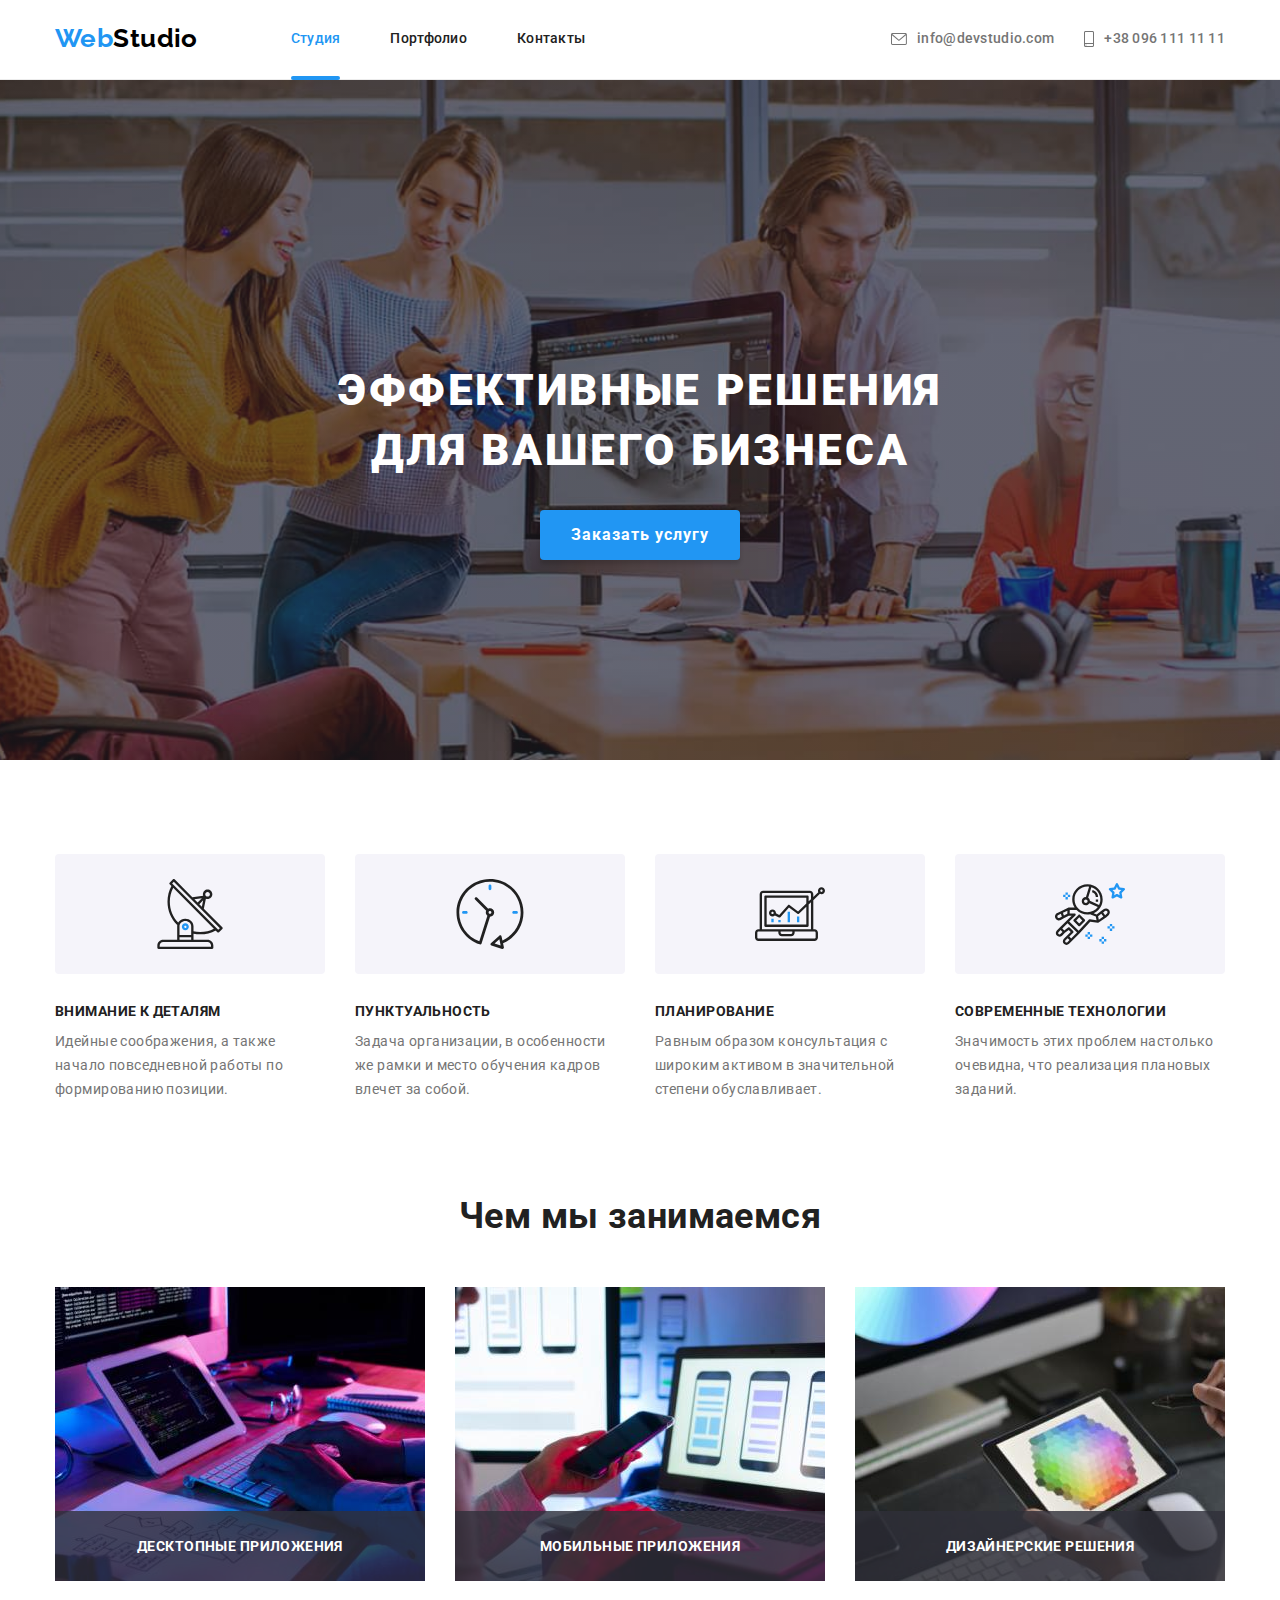
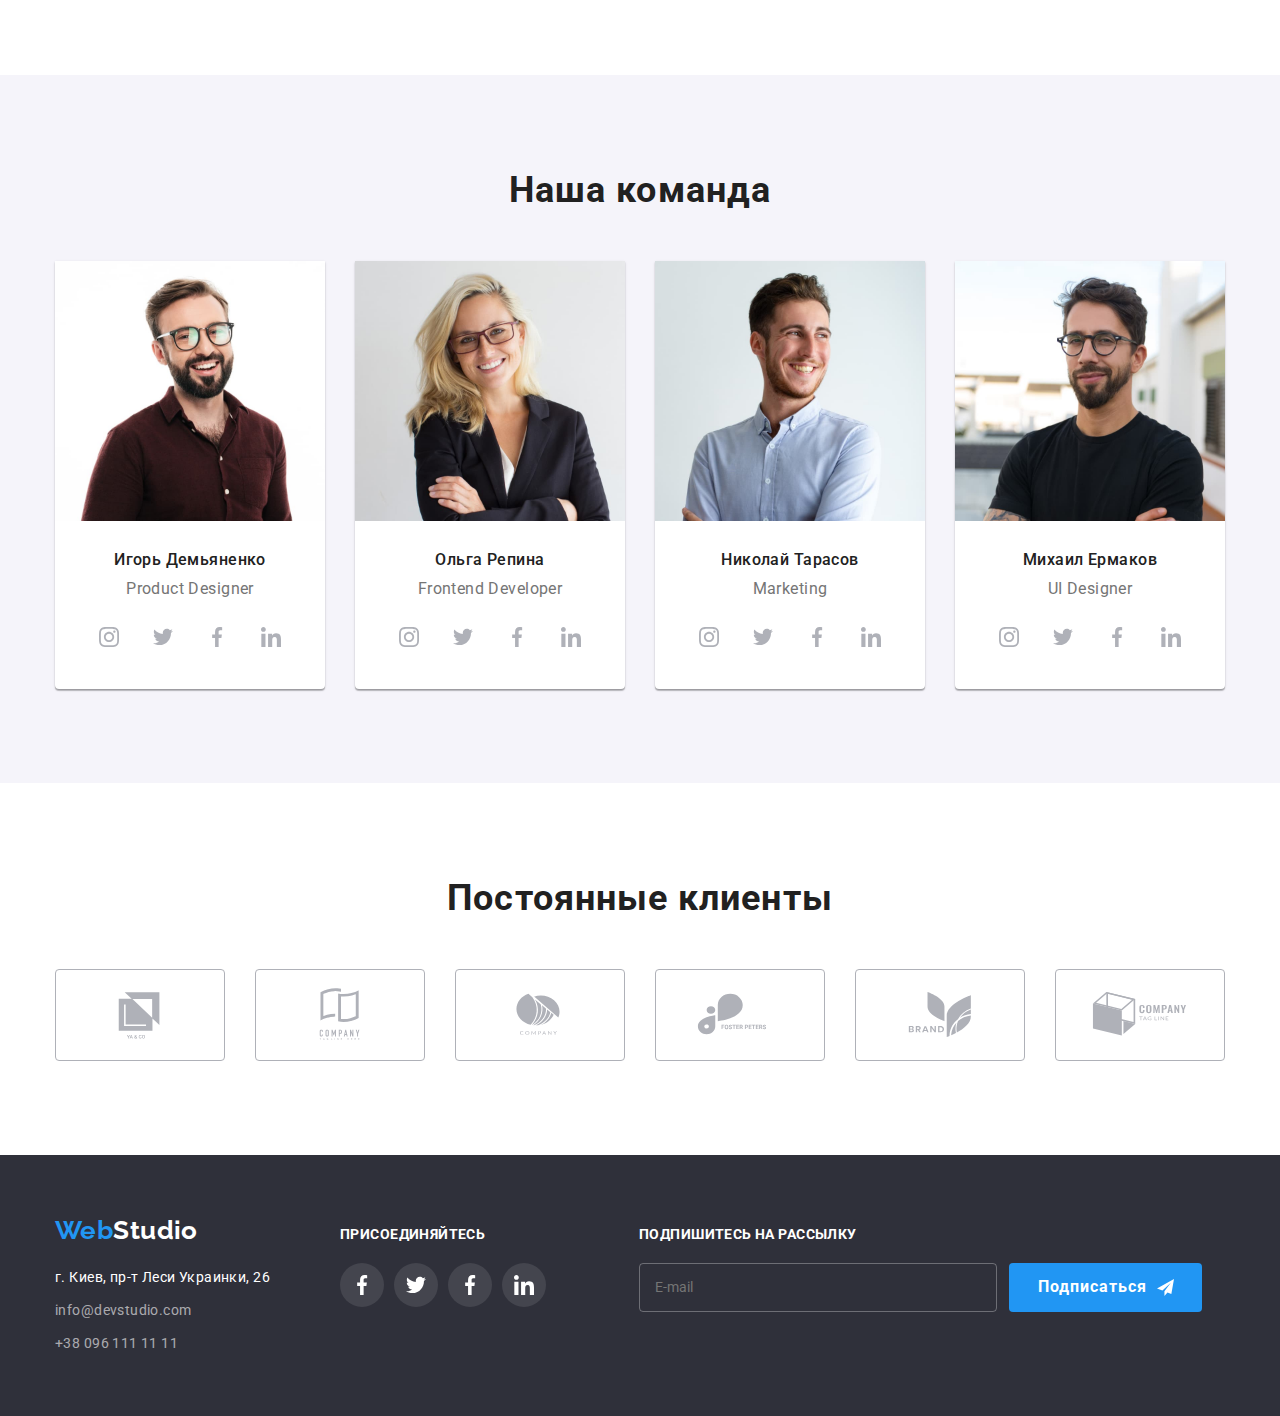
<file: index.html>
<!DOCTYPE html>
<html lang="ru">
<head>
    <meta charset="UTF-8">
    <meta http-equiv="X-UA-Compatible" content="IE=edge">
    <meta name="viewport" content="width=device-width, initial-scale=1.0">
    <title>Студия</title> 
    <link rel="stylesheet" href="https://cdnjs.cloudflare.com/ajax/libs/modern-normalize/1.0.0/modern-normalize.min.css">
    <link rel="preconnect" href="https://fonts.googleapis.com">
    <link rel="preconnect" href="https://fonts.gstatic.com" crossorigin>
    <link href="https://fonts.googleapis.com/css2?family=Montserrat:wght@400;700&family=Raleway:wght@700&family=Roboto:wght@400;500;700;900&display=swap"
        rel="stylesheet">
    <link rel="stylesheet" href="style.css">
</head>
<body>
    <header class="header-hero">
        <div class="container">
            <nav class="header-menu d-flex">
                <a lang="en" href="#" class="logo link"><span class="logo-blue">Web</span>Studio</a>
                <ul class="menu-list list">
                    <li>
                        <a class="menu-link link current" href="index.html">Студия</a>
                    </li>
                    <li>
                        <a class="menu-link link" href="portfolio.html">Портфолио</a>
                    </li>
                    <li >
                        <a class="menu-link link" href="#">Контакты</a>
                    </li>
                </ul>
            </nav>
            <ul class="header-link list">
                <li>                  
                    <a class="header-mail link" href="mailto:info@devstudio.com">
                        <svg class="envelope-icon" width="16" height="12">
                            <use href="./img/clients.svg#icon-envelope-1"></use>
                        </svg> info@devstudio.com
                    </a>
                </li>
                <li>                  
                    <a class="header-tel link" href="tel:+380961111111">
                        <svg class="smartphone-icon" width="10" height="16">
                            <use href="./img/clients.svg#icon-smartphone-2-1"></use>
                        </svg> +38 096 111 11 11
                    </a>
                </li>
            </ul>
        </div>
    </header>
    <main>
        <section class="head-section">
            <div class="container">
                <h1 class="header-title">
                    Эффективные решения для вашего бизнеса
                </h1>        
                <button data-modal-open class="header-btn" type="button">Заказать услугу</button>
            </div>
        </section>
        <section class="specifics section">
            <div class="container">
                <h2 class="specifics-title visually-hidden">Особенности нашей команды</h2>
                <ul class="list d-flex ">
                    <li class="specify-list">
                        <div class="specify-block">
                            <svg class="antenna-icon" width="70" height="70">
                                <use href="./img/specifics.svg#icon-antenna-1-1"></use>
                            </svg>
                        </div>
                        <h3 class="specify-title">
                            Внимание к деталям
                        </h3>
                        <p class="specify-text">
                            Идейные соображения, а также начало повседневной работы по формированию позиции.
                        </p>
                    </li>
                    <li class="specify-list">
                        <div class="specify-block">
                            <svg class="clock-icon" width="70" height="70">
                                <use href="./img/specifics.svg#icon-clock-1-1"></use>
                            </svg>
                        </div>
                        <h3 class="specify-title">
                            Пунктуальность
                        </h3>
                        <p class="specify-text">
                            Задача организации, в особенности же рамки и место обучения кадров влечет за собой.
                        </p>
                    </li>
                    <li class="specify-list">
                        <div class="specify-block">
                            <svg class="diagram-icon" width="70" height="70">
                                <use href="./img/specifics.svg#icon-diagram-1-1"></use>
                            </svg>
                        </div>                       
                        <h3 class="specify-title">
                            Планирование
                        </h3>
                        <p class="specify-text">
                            Равным образом консультация с широким активом в значительной степени обуславливает.
                        </p>
                    </li>
                    <li class="specify-list">
                        <div class="specify-block">
                            <svg class="astronaut-icon" width="70" height="70">
                                <use href="./img/specifics.svg#icon-astronaut-1-1"></use>
                            </svg>
                        </div>
                        <h3 class="specify-title">
                            Современные технологии
                        </h3>
                        <p class="specify-text">
                            Значимость этих проблем настолько очевидна, что реализация плановых заданий.
                        </p>
                    </li>
                </ul>
            </div>
        </section>
        <section class="employment">
            <div class="container">
                <h2 class="employment-title">
                    Чем мы занимаемся
                </h2>
                <ul class="list d-flex">                    
                    <li class="employment-photo">                      
                        <div class="employment-overlay">
                            <p class="overlay-text">Десктопные приложения</p>
                        </div>
                        <img src="img/box_1.jpg" alt="work_space" width="370">                                          
                    </li>
                    <li class="employment-photo">
                        <div class="employment-overlay">
                           <p class="overlay-text">Мобильные приложения</p>
                        </div> 
                        <img src="img/box_2.jpg" alt="laptop" width="370">
                    </li>
                    <li class="employment-photo">
                        <div class="employment-overlay">
                           <p class="overlay-text">Дизайнерские решения</p>
                        </div> 
                        <img src="img/box_3.jpg" alt="tablet" width="370">
                    </li>
                </ul>
            </div>
        </section>
        <section class="teem section">
            <div class="container">
                <h2 class="teem-title">
                    Наша команда
                </h2>
                <ul class="teem-list list">
                    <li>
                        <img class="teem-photo" src="img/teamcard_1.jpg" alt="Демьяненко" width="270">                      
                        <h3 class="teem-name">Игорь Демьяненко</h3>
                        <p class="teem-description">Product Designer</p>
                        <ul class="soc-list list">
                            <li class="soc-item">
                                <a href="" class="soc-link link">
                                    <svg class="soc-icon" width="20" height="20">
                                        <use href="./img/symbols.svg#icon-instagram-2-2-1"></use>
                                    </svg>
                                </a>
                            </li>
                            <li class="soc-item">
                                <a href="" class="soc-link link">
                                    <svg class="soc-icon" width="20" height="20">
                                        <use href="./img/symbols.svg#icon-twitter-1-1"></use>
                                    </svg>
                                </a>
                            </li>
                            <li class="soc-item">
                                <a href="" class="soc-link link">
                                    <svg class="soc-icon" width="20" height="20">
                                         <use href="./img/symbols.svg#icon-facebook-1-1"></use>
                                    </svg>
                                </a>
                            </li>
                            <li class="soc-item">
                                <a href="" class="soc-link link">
                                    <svg class="soc-icon" width="20" height="20">
                                        <use href="./img/symbols.svg#icon-linkedin-1-1"></use>
                                    </svg>
                                </a>
                            </li>
                        </ul>
                    </li>
                    <li>
                        <img class="teem-photo" src="img/teamcard_2.jpg" alt="Репина" width="270">                       
                        <h3 class="teem-name">Ольга Репина</h3>
                        <p class="teem-description">Frontend Developer</p> 
                        <ul class="soc-list list">
                            <li class="soc-item">
                                <a href="" class="soc-link link">
                                    <svg class="soc-icon" width="20" height="20">
                                        <use href="./img/symbols.svg#icon-instagram-2-2-1"></use>
                                    </svg>
                                </a>
                            </li>
                            <li class="soc-item">
                                <a href="" class="soc-link link">
                                    <svg class="soc-icon" width="20" height="20">
                                        <use href="./img/symbols.svg#icon-twitter-1-1"></use>
                                    </svg>
                                </a>
                            </li>
                            <li class="soc-item">
                                <a href="" class="soc-link link">
                                    <svg class="soc-icon" width="20" height="20">
                                        <use href="./img/symbols.svg#icon-facebook-1-1"></use>
                                    </svg>
                                </a>
                            </li>
                            <li class="soc-item">
                                <a href="" class="soc-link link">
                                    <svg class="soc-icon" width="20" height="20">
                                        <use href="./img/symbols.svg#icon-linkedin-1-1"></use>
                                    </svg>
                                </a>
                            </li>
                        </ul>
                    </li>
                    <li>
                        <img class="teem-photo" src="img/teamcard_3.jpg" alt="Тарасов" width="270">                       
                        <h3 class="teem-name">Николай Тарасов</h3>
                        <p class="teem-description">Marketing</p> 
                        <ul class="soc-list list">
                            <li class="soc-item">
                                <a href="" class="soc-link link">
                                    <svg class="soc-icon" width="20" height="20">
                                        <use href="./img/symbols.svg#icon-instagram-2-2-1"></use>
                                    </svg>
                                </a>
                            </li>
                            <li class="soc-item">
                                <a href="" class="soc-link link">
                                    <svg class="soc-icon" width="20" height="20">
                                        <use href="./img/symbols.svg#icon-twitter-1-1"></use>
                                    </svg>
                                </a>
                            </li>
                            <li class="soc-item">
                                <a href="" class="soc-link link">
                                    <svg class="soc-icon" width="20" height="20">
                                        <use href="./img/symbols.svg#icon-facebook-1-1"></use>
                                    </svg>
                                </a>
                            </li>
                            <li class="soc-item">
                                <a href="" class="soc-link link">
                                    <svg class="soc-icon" width="20" height="20">
                                        <use href="./img/symbols.svg#icon-linkedin-1-1"></use>
                                    </svg>
                                </a>
                            </li>
                        </ul>
                    </li>
                    <li>
                        <img class="teem-photo" src="img/teamcard_4.jpg" alt="Ермаков" width="270">                     
                        <h3 class="teem-name">Михаил Ермаков</h3>
                        <p class="teem-description">UI Designer</p> 
                        <ul class="soc-list list">
                            <li class="soc-item">
                                <a href="" class="soc-link link">
                                    <svg class="soc-icon" width="20" height="20">
                                        <use href="./img/symbols.svg#icon-instagram-2-2-1"></use>
                                    </svg>
                                </a>
                            </li>
                            <li class="soc-item">
                                <a href="" class="soc-link link">
                                    <svg class="soc-icon" width="20" height="20">
                                        <use href="./img/symbols.svg#icon-twitter-1-1"></use>
                                    </svg>
                                </a>
                            </li>
                            <li class="soc-item">
                                <a href="" class="soc-link link">
                                    <svg class="soc-icon" width="20" height="20">
                                        <use href="./img/symbols.svg#icon-facebook-1-1"></use>
                                    </svg>
                                </a>
                            </li>
                            <li class="soc-item">
                                <a href="" class="soc-link link">
                                    <svg class="soc-icon" width="20" height="20">
                                        <use href="./img/symbols.svg#icon-linkedin-1-1"></use>
                                    </svg>
                                </a>
                            </li>
                        </ul>
                    </li>
                </ul>
            </div>
        </section>
        <section class="section">
            <div class="container">
                <h2 class="clients-title">Постоянные клиенты</h2>
                <ul class="clients-list list">
                    <li class="clients-item">
                        <a href="" class="clients-link link">                          
                            <svg class="clients-icon" width="106" height="60">
                                <use href="./img/clients.svg#icon-ya-co"></use>
                            </svg>                         
                        </a>
                    </li>
                    <li class="clients-item ">
                        <a href="" class="clients-link link">
                            <svg class="clients-icon" width="106" height="60">
                                <use href="./img/clients.svg#icon-company"></use>
                            </svg>
                        </a>
                    </li>
                    <li class="clients-item">
                        <a href="" class="clients-link link">
                            <svg class="clients-icon" width="106" height="60">
                                <use href="./img/clients.svg#icon-company-2"></use>
                            </svg>
                        </a>
                    </li>
                    <li class="clients-item">
                        <a href="" class="clients-link link">
                            <svg class="clients-icon" width="106" height="60">
                                <use href="./img/clients.svg#icon-foster"></use>
                            </svg>
                        </a>
                    </li>
                    <li class="clients-item">
                        <a href="" class="clients-link link">
                            <svg class="clients-icon" width="106" height="60">
                                <use href="./img/clients.svg#icon-brand"></use>
                            </svg>
                        </a>
                    </li>
                    <li class="clients-item">
                        <a href="" class="clients-link link">
                            <svg class="clients-icon" width="106" height="60">
                                <use href="./img/clients.svg#icon-paralellogram"></use>
                            </svg>
                        </a>
                    </li>
                </ul>
            </div>
        </section>
    </main>
    <footer class="footer">
        <div class="container">
            <div class="footer-wrap">
                <a href="#" class="logo-footer link"><span class="logo-blue">Web</span>Studio</a>
                <address>
                    <ul class="list">
                        <li class="footer-list">
                            <p class="footer-address">г. Киев, пр-т Леси Украинки, 26</p>
                        </li>
                        <li class="footer-list"><a class="footer-link link" href="mailto:info@devstudio.com">info@devstudio.com</a></li>
                        <li class="footer-list"><a class="footer-link link" href="tel:+380961111111">+38 096 111 11 11</a></li>
                    </ul>
                </address>
            </div>
            <div class="footer-join">
                <p class="join-text">
                   ПРИСОЕДИНЯЙТЕСЬ
                </p>
                <ul class="join-lists list">
                    <li class="join-list">
                        <a href="" class="join-link link">
                            <svg class="f-soc-icon" width="20" height="20">
                                <use href="./img/symbols.svg#icon-facebook-1-1"></use>
                            </svg>
                        </a>
                    </li>
                    <li class="join-list">
                        <a href="" class="join-link link">
                            <svg class="f-soc-icon" width="20" height="20">
                                <use href="./img/symbols.svg#icon-twitter-1-1"></use>
                            </svg>
                        </a>
                    </li>
                    <li class="join-list">
                        <a href="" class="join-link link">
                            <svg class="f-soc-icon" width="20" height="20">
                                <use href="./img/symbols.svg#icon-facebook-1-1"></use>
                            </svg>
                        </a>
                    </li>
                    <li class="join-list">
                        <a href="" class="join-link link">
                            <svg class="f-soc-icon" width="20" height="20">
                                <use href="./img/symbols.svg#icon-linkedin-1-1"></use>
                            </svg>
                        </a>
                    </li>
                </ul>
            </div> 
            <div class="contact-form">
                <p class="form-text">Подпишитесь на рассылку</p>
                <form class="footer-form d-flex">                                      
                    <input class="form-list" type="email" name="email" id="e-mail" placeholder="E-mail" required>                                                   
                    <button class="form-btn" type="submit">Подписаться
                        <svg class="icon-send" width="17" height="17">
                            <use href="./img/symbols.svg#icon-send"></use>
                        </svg>
                    </button>
                </form>
            </div>
        </div>       
    </footer>   
    <div class="backdrop is-hidden" data-modal>
        <div class="modal">
            <button type="button" class="modal-close-btn" data-modal-close>
                <svg class="close-icon" width="17"  height="17" >
                    <use href="./img/symbols.svg#icon-close-black-18dp-2-1-1"></use>
                </svg>    
            </button>
            <p class="modal-text">Оставьте свои данные, мы вам перезвоним</p>
            <form class="modal-form">
                <div class="form-block">
                    <label class="label-text" for="user-name">Имя</label> 
                    <div class="input-wrap">
                        <input  class="form-input" type="text" name="user-name" id="user-name" placeholder=" " required>
                        <svg class="icon-man icon" width="18" height="18">
                            <use href="./img/symbols.svg#icon-person-black-18dp-1-1"></use>
                        </svg>
                    </div>                                                    
                </div>
                <div class="form-block">
                    <label class="label-text" for="phone-number">Телефон</label>
                    <div class="input-wrap">
                        <input  class="form-input" title="+38 096 111 11 11" type="tel" name="phone-number" id="phone-number" placeholder=" " required>
                        <svg class="icon-tel icon" width="18" height="18">
                            <use href="./img/symbols.svg#icon-phone-black-18dp-1-1"></use>
                        </svg>
                    </div>                                                    
                </div>
                <div class="form-block">
                    <label class="label-text" for="user-mail">Почта</label>
                    <div class="input-wrap">
                        <input  class="form-input" type="email" name="user-mail" id="user-mail" placeholder=" " required>
                        <svg class="icon-email icon" width="18" height="18">
                            <use href="./img/symbols.svg#icon-email-black-18dp-1-1"></use>
                        </svg>
                    </div>                                              
                </div>
                <div class="form-block">
                    <label class="label-text" for="user-text">Комментарий</label>                  
                    <textarea class="form-message" name="user-text" id="user-text" rows="8" placeholder="Введите текст"></textarea>                 
                </div>
                <div class="check">                   
                    <input  class="check-box"  name="privacy" type="checkbox" value="true" id="privacy">
                    <label class="check-text" for="privacy">
                          <span>
                            <svg class="icon-vector" width="11" height="8">
                                <use href="./img/symbols.svg#icon-Vector"></use>
                            </svg>
                        </span> 
                        Соглашаюсь с рассылкой и принимаю <a class="check-link" href="">Условия договора</a>
                    </label>
                </div>
                <button class="check-btn" type="submit">Отправить</button>
            </form>
        </div>
    </div>
    <script src="./js/modal.js"></script>
</body>
</html>
</file>
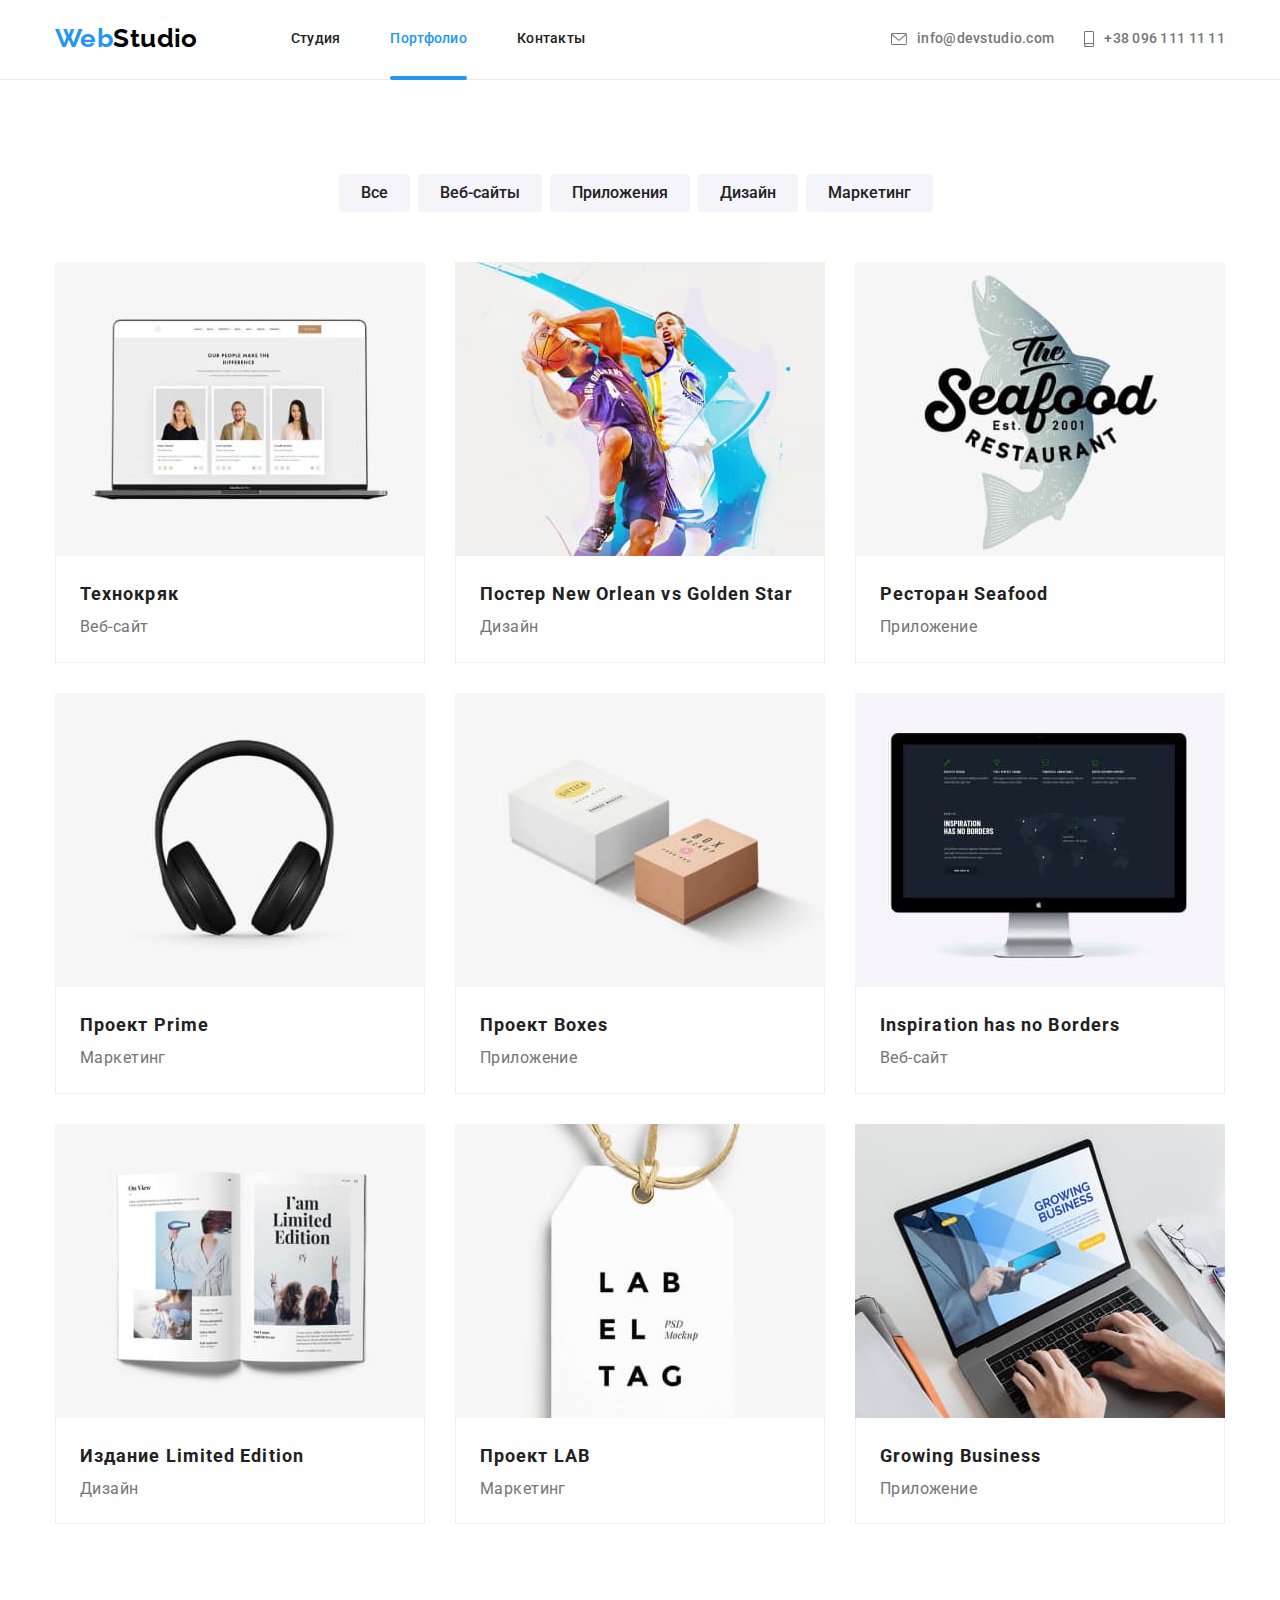
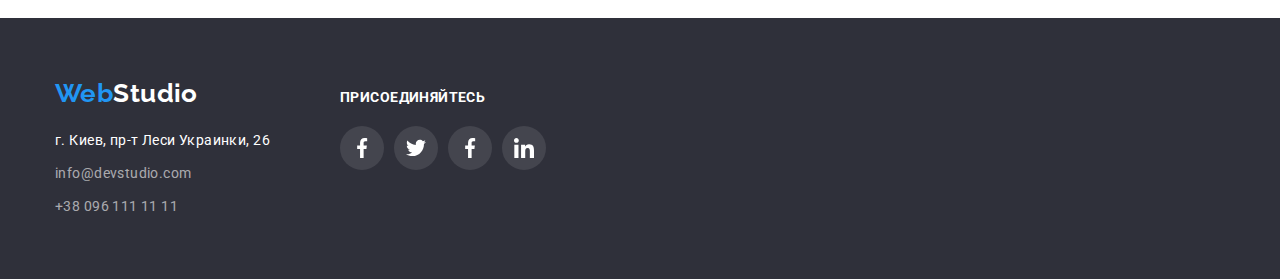
<file: portfolio.html>
<!DOCTYPE html>
<html lang="ru">
<head>
    <meta charset="UTF-8">
    <meta http-equiv="X-UA-Compatible" content="IE=edge">
    <meta name="viewport" content="width=device-width, initial-scale=1.0">
    <title>Портфолио</title>
    <link rel="stylesheet" href="https://cdnjs.cloudflare.com/ajax/libs/modern-normalize/1.0.0/modern-normalize.min.css">
    <link rel="preconnect" href="https://fonts.googleapis.com">
    <link rel="preconnect" href="https://fonts.gstatic.com" crossorigin>
    <link rel="stylesheet" href="https://fonts.googleapis.com/css2?family=Montserrat:wght@400;700&family=Raleway:wght@700&family=Roboto:wght@400;500;700;900&display=swap">
    <link rel="stylesheet" href="style.css">
</head>
<body>
    <header class="header-portfolio">
        <div class="container">
            <nav class="header-menu d-flex">
                <a lang="en" href="#" class="logo link"><span class="logo-blue">Web</span>Studio</a>
                <ul class="menu-list list">
                    <li>
                        <a class="menu-link link" href="index.html">Студия</a>
                    </li>
                    <li>
                        <a class="menu-link link current" href="portfilio.html">Портфолио</a>
                    </li>
                    <li>
                        <a class="menu-link link" href="#">Контакты</a>
                    </li>
                </ul>
            </nav>
            <ul class="header-link list">
                <li>
                    <a class="header-mail link" href="mailto:info@devstudio.com">
                        <svg class="envelope-icon" width="16" height="12">
                            <use href="./img/clients.svg#icon-envelope-1"></use>
                        </svg> info@devstudio.com
                    </a>
                </li>
                <li>
                    <a class="header-tel link" href="tel:+380961111111">
                        <svg class="smartphone-icon" width="10" height="16">
                            <use href="./img/clients.svg#icon-smartphone-2-1"></use>
                        </svg> +38 096 111 11 11
                    </a>
                </li>
            </ul>
        </div>
    </header>
    <main>
        <section class="section">
            <div class="container">
                <h1 class="visually-hidden">О нас</h1>
                <ul class="portfilio-catalogue list">
                    <li class="list-btn"><button type="button" class="portfolio-btn">Все</button></li>
                    <li class="list-btn"><button type="button" class="portfolio-btn">Веб-сайты</button></li>
                    <li class="list-btn"><button type="button" class="portfolio-btn">Приложения</button></li>
                    <li class="list-btn"><button type="button" class="portfolio-btn">Дизайн</button></li>
                    <li class="list-btn"><button type="button" class="portfolio-btn">Маркетинг</button></li>
                </ul>          
                <ul class="portfolio-cards list">
                    <li class="portfolio-card">
                        <a class="portfolio-link link" href="">                           
                            <div class="portfolio-overlay">
                                <img src="./img-portfolio/teem.jpg" alt="команда" width="370" height="290">
                                <p class="overlay-description">Ресурс предлагает комплексные предложения с разным уровнем функционала и сервисов. Все это позволит посетителю получить
                                исчерпывающие сведения о компании или частном лице.</p>
                            </div>
                            <div class="portfolio-wrap">
                                <h2 class="portfolio-description">Технокряк</h2>
                                <p class="portfolio-text">Веб-сайт</p>
                            </div>                        
                        </a>
                    </li>
                    <li class="portfolio-card">
                        <a class="portfolio-link link" href="">
                         <div class="portfolio-overlay">
                            <img src="./img-portfolio/poster.jpg" alt="постер" width="370" height="290">
                            <p class="overlay-description">Ресурс предлагает комплексные предложения с разным уровнем функционала и сервисов. Все
                                это позволит посетителю получить
                                исчерпывающие сведения о компании или частном лице.</p>
                         </div>                           
                            <div class="portfolio-wrap">
                                <h2 class="portfolio-description">Постер New Orlean vs Golden Star</h2>
                                <p class="portfolio-text">Дизайн</p>
                            </div>                            
                        </a>
                    </li>
                    <li class="portfolio-card">
                        <a class="portfolio-link link" href="">
                            <div class="portfolio-overlay">
                                <img src="./img-portfolio/delishes.jpg" alt="морские блюда" width="370" height="290">
                                <p class="overlay-description">Ресурс предлагает комплексные предложения с разным уровнем функционала и сервисов. Все
                                    это позволит посетителю получить
                                    исчерпывающие сведения о компании или частном лице.</p>
                            </div>                            
                            <div class="portfolio-wrap">
                                <h2 class="portfolio-description">Ресторан Seafood</h2>
                                <p class="portfolio-text">Приложение</p>
                            </div>
                        </a>
                    </li>               
                    <li class="portfolio-card">
                        <a class="portfolio-link link" href="">
                            <div class="portfolio-overlay">
                                <img src="./img-portfolio/headphone.jpg" alt="наушники" width="370" height="290">
                                <p class="overlay-description">Ресурс предлагает комплексные предложения с разным уровнем функционала и сервисов. Все
                                    это позволит посетителю получить
                                    исчерпывающие сведения о компании или частном лице.</p>
                            </div>                            
                            <div class="portfolio-wrap">
                                <h2 class="portfolio-description">Проект Prime</h2>
                                <p class="portfolio-text">Маркетинг</p>
                            </div>
                        </a>
                    </li>
                    <li class="portfolio-card">
                        <a class="portfolio-link link" href="">
                            <div class="portfolio-overlay">
                                <img src="./img-portfolio/box.jpg" alt="коробочки" width="370" height="290">
                                <p class="overlay-description">Ресурс предлагает комплексные предложения с разным уровнем функционала и сервисов. Все
                                    это позволит посетителю получить
                                    исчерпывающие сведения о компании или частном лице.</p>
                            </div>                           
                            <div class="portfolio-wrap">
                                <h2 class="portfolio-description">Проект Boxes</h2>
                                <p class="portfolio-text">Приложение</p>
                            </div>
                        </a>
                    </li>
                    <li class="portfolio-card">
                        <a class="portfolio-link link" href="">
                            <div class="portfolio-overlay">
                                <img src="./img-portfolio/site.jpg" alt="Веб-сайт" width="370" height="290">
                                <p class="overlay-description">Ресурс предлагает комплексные предложения с разным уровнем функционала и сервисов. Все
                                    это позволит посетителю получить
                                    исчерпывающие сведения о компании или частном лице.</p>
                            </div>                            
                            <div class="portfolio-wrap">
                                <h2 class="portfolio-description">Inspiration has no Borders</h2>
                                <p class="portfolio-text">Веб-сайт</p>
                            </div>
                        </a>
                    </li>               
                    <li  class="portfolio-card">
                        <a class="portfolio-link link" href="">
                            <div class="portfolio-overlay">
                                <img src="./img-portfolio/book.jpg" alt="книга" width="370" height="290">
                                <p class="overlay-description">Ресурс предлагает комплексные предложения с разным уровнем функционала и сервисов. Все
                                    это позволит посетителю получить
                                    исчерпывающие сведения о компании или частном лице.</p>
                            </div>                           
                            <div class="portfolio-wrap">
                                <h2 class="portfolio-description">Издание Limited Edition</h2>
                                <p class="portfolio-text">Дизайн</p>
                            </div>
                        </a>
                    </li>
                    <li class="portfolio-card">
                        <a class="portfolio-link link" href="">
                            <div class="portfolio-overlay">
                                <img src="./img-portfolio/label.jpg" alt="етикетка" width="370" height="290">
                                <p class="overlay-description">Ресурс предлагает комплексные предложения с разным уровнем функционала и сервисов. Все
                                    это позволит посетителю получить
                                    исчерпывающие сведения о компании или частном лице.</p>
                            </div>                           
                            <div class="portfolio-wrap">
                                <h2 class="portfolio-description">Проект LAB</h2>
                                <p class="portfolio-text">Маркетинг</p>
                            </div>
                        </a>
                    </li>
                    <li class="portfolio-card">
                        <a class="portfolio-link link" href="">
                            <div class="portfolio-overlay">
                                <img src="./img-portfolio/notebook.jpg" alt="ноутбук" width="370" height="290">
                                <p class="overlay-description">Ресурс предлагает комплексные предложения с разным уровнем функционала и сервисов. Все
                                    это позволит посетителю получить
                                    исчерпывающие сведения о компании или частном лице.</p>
                            </div>                           
                            <div class="portfolio-wrap">
                                <h2 class="portfolio-description">Growing Business</h2>
                                <p class="portfolio-text">Приложение</p>
                            </div>
                        </a>
                    </li>
                </ul>
            </div>
        </section>
    </main>
    <footer class="footer">
        <div class="container">
            <div class="footer-wrap">
                <a href="#" class="logo-footer link"><span class="logo-blue">Web</span>Studio</a>
                <address>
                    <ul class="list">
                        <li class="footer-list">
                            <p class="footer-address">г. Киев, пр-т Леси Украинки, 26</p>
                        </li>
                        <li class="footer-list"><a class="footer-link link"
                                href="mailto:info@devstudio.com">info@devstudio.com</a></li>
                        <li class="footer-list"><a class="footer-link link" href="tel:+380961111111">+38 096 111 11 11</a>
                        </li>
                    </ul>
                </address>
            </div>
            <div class="footer-join">
                <p class="join-text">
                    ПРИСОЕДИНЯЙТЕСЬ
                </p>
                <ul class="join-lists list">
                    <li class="join-list">
                        <a href="" class="join-link link">
                            <svg class="f-soc-icon" width="20" height="20">
                                <use href="./img/symbols.svg#icon-facebook-1-1"></use>
                            </svg>
                        </a>
                    </li>
                    <li class="join-list">
                        <a href="" class="join-link link">
                            <svg class="f-soc-icon" width="20" height="20">
                                <use href="./img/symbols.svg#icon-twitter-1-1"></use>
                            </svg>
                        </a>
                    </li>
                    <li class="join-list">
                        <a href="" class="join-link link">
                            <svg class="f-soc-icon" width="20" height="20">
                                <use href="./img/symbols.svg#icon-facebook-1-1"></use>
                            </svg>
                        </a>
                    </li>
                    <li class="join-list">
                        <a href="" class="join-link link">
                            <svg class="f-soc-icon" width="20" height="20">
                                <use href="./img/symbols.svg#icon-linkedin-1-1"></use>
                            </svg>
                        </a>
                    </li>
                </ul>
            </div>
        </div>
    </footer>
</body>
</html>
</file>
<file: style.css>
:root {
    --logo-color: #000;
    --head-section-color: #2F303A;
    --background-color: #fff;
    --body-color: #212121;
    --main-title-color: #FFFFFF;
    --second-title-color: #212121;
    --accent-color: #2196F3;
    --header-btn-color: #fff;
    --header-btn-hover-color: #188CE8;
    --menu-link-color: #212121;
    --header-link-color: #757575;
    --specify-text-color: #757575;
    --teem-title-color: #212121;
    --teem-name-color: #212121;
    --teem-bg-color: #F5F4FA;
    --teem-list-bg-color:#FFFFFF;
    --teem-description-color: #757575;
    --portfolio-bg-color: #fff;
    --portfolio-description-color: #212121;
    --portfolio-text-color: #757575;
    --portfolio-btn-color: #212121;
    --portfolio-btn-bg-color: #F5F4FA;
    --portfolio-btn-hover-color: #fff;
    --portfolio-btn-bg-hover-color: #2196F3;
    --footer-bg-color: #2F303A;
    --logo-footer-color: #fff;
    --footer-address-color: #fff;
    --footer-link-color: rgba(255, 255, 255, 0.6);
    --footer-link-hover-color: #FFFFFF99;
}

* {
    margin: 0;
    padding: 0;   
}

p,
h1,
h2,
h3,
h5,
h6 {
    margin: 0;
    padding: 0;
}

ul,
ol {
    margin: 0;
    padding-left: 0;
}

button {
    cursor: pointer;
}

.container {
    width: 1200px;
    margin: 0 auto;
    padding: 0 15px;
}

.section {
    padding: 94px 0;
}

body {
    font-family: 'Roboto', sans-serif;  
    color: var(--body-color);  
    font-size: 14px;
    letter-spacing: 0.03em;  
    background: var(--background-color);
}

.list {
    list-style: none;
}

.link {
    text-decoration: none;
}

.visually-hidden {
    position: absolute;
    white-space: nowrap;
    width: 1px;
    height: 1px;
    overflow: hidden;
    border: 0;
    padding: 0;
    clip: rect(0 0 0 0);
    clip-path: inset(50%);
    margin: -1px;
}

img {
    display: block;
    max-width: 100%;
    height: auto;
}

.d-flex {
    display: flex;
}

/*-----HEADER-HERO-----*/
.header-hero,
.header-portfolio {
    border-bottom: 1px solid rgba(236, 236, 236, 1);
    background-color: #fff  
}

header .container {
    display: flex;
    align-items: center;   
}


.logo,
.header-mail,
.header-tel,
.menu-link {
    padding: 24px 0 25px;   
}

.logo, .logo-blue {
    font-family: 'Raleway';
    font-weight: 700;
    font-size: 26px;
    color: var(--logo-color);    
}

.logo {
    margin-right: 93px;
}

.logo-blue {
    color: var(--accent-color);
}

.menu-list {
   display: flex;  
   align-items: center;
}

.menu-list > li {
    position: relative;
}  

.menu-list .link.current {     
    color: var(--accent-color);
}

.menu-link {      
    font-weight: 500;   
    line-height: 1.14;
    letter-spacing: 0.02em;
    color: var(--link-color);    
    display: block;     
    transition-property: color;
    transition-duration: 250ms;
    transition-timing-function: cubic-bezier(0.4, 0, 0.2, 1);
}

.menu-link:hover,
.menu-link:focus {
    color: var(--accent-color);   
}

.menu-link::after {
    content: "";
    position: absolute;
    left: 0;
    bottom: -8px;
    width: 100%;
    height: 4px;
    border-radius: 2px;
    background: #2196F3;
    opacity: 0;
    transition-property: background;
    transition-duration: 250ms;
    transition-timing-function: cubic-bezier(0.4, 0, 0.2, 1);

} 

.menu-link.current::after {
    opacity: 1;   
}

.header-link>li {   
    display: flex;
    align-items: center;
    justify-content: center;
    color: var(--header-link-color);
}

.envelope-icon,
.smartphone-icon{   
    display: inline-block;
    fill: currentColor;
    margin-right: 10px;
    justify-content: center;

}

 .header-mail,
 .header-tel {
    font-size: 14px;
    font-weight: 500;  
    line-height: 1.14;
    letter-spacing: 0.02em;
    color: var(--header-link-color);
    display: flex;
    align-items: center;
    transition-property: color;
    transition-duration: 250ms;
    transition-timing-function: cubic-bezier(0.4, 0, 0.2, 1);
   
}

.header-mail:hover,
.header-mail:focus,
.header-tel:hover,
.header-tel:focus {
    color: var(--accent-color);
}

.menu-list > li:not(:last-child) {
   margin-right: 50px;  
}

.header-link {
    display: flex;
    margin-left: auto;   
}

.header-link li:not(:last-child) {
    margin-right: 30px;
}

/*-----head-section-----*/

.head-section{
    padding: 280px 0 200px;
    background-image: linear-gradient(rgba(47, 48, 58, 0.4),rgba(47, 48, 58, 0.4)), url(./img/header-bg.jpg);
    background-color: var(--head-section-color);
    background-repeat: no-repeat; 
    background-position:center;
    background-size: cover;
    max-width: 1600px;
    margin: 0 auto;
}

.header-title {  
    width: 696px;     
    font-weight: 900;
    font-size: 44px;
    text-align: center;    
    text-transform: uppercase;
    color: var(--main-title-color);
    line-height: 60px;   
    letter-spacing: 0.06em;
    margin:0 auto;
    margin-bottom: 30px;
}

.header-btn {
    font-family: inherit;    
    color: var(--header-btn-color); 
    font-weight: 700;
    font-size: 16px;
    line-height: 1.87;      
    letter-spacing: 0.06em;   
    display: block;
    margin: auto;
    min-width: 200px;
    height: 50px;
    background: var(--accent-color);
    box-shadow: 0px 4px 4px rgba(0, 0, 0, 0.15);
    border-radius: 4px;
    border: none;
    transition-property: background;
    transition-duration: 250ms;
    transition-timing-function: cubic-bezier(0.4, 0, 0.2, 1);
}

.header-btn:hover,
.header-btn:focus {
    background:var(--header-btn-hover-color);   
}

/*-----specifics section-----*/

.specify-title {
    font-size: 14px;
    font-weight: 700;   
    line-height: 1.14;   
    text-transform: uppercase; 
    margin-bottom: 10px;  
}

.specify-list {
    width: 270px;   
}

.specify-list:not(:first-child) {
    margin-left: 30px;
}

.specify-block {
    width: 270px;
    height: 120px;    
    margin-bottom: 30px;
    background: #F5F4FA;
    border-radius: 4px;
    justify-content: center;
    display: flex;
    align-items: center;
}

.specify-text {    
    line-height: 1.71;    
    color: var(--specify-text-color);
}

/* -----employment section------ */

.employment {
    padding-bottom: 94px;
}

.employment-title {
    font-weight: 700;
    font-size: 36px;
    line-height:1.16;
    text-align: center; 
    margin-bottom: 50px;   
}

.employment-photo {
    width: calc((100%-60)/3);
    position: relative;
}

.employment-photo:not(:first-child) {
    margin-left: 30px;
}

.employment-overlay {
    position: absolute;
    left: 0;
    bottom: 0;
    width: 100%;
    height: 70px;
    background: rgba(47, 48, 58, 0.8);
    justify-content: center;  
    align-items: center;
    display: flex;
   
}

.overlay-text {
    color: #fff;
    text-transform: uppercase; 
    font-weight: 700; 
}


.teem {
    background: var(--teem-bg-color)
}

.teem-title, .clients-title {
    font-size: 36px;
    color:var(--teem-title-color);
    line-height: 42px;
    text-align: center;
    letter-spacing: 0.03em;
    margin-bottom: 50px;
}

.teem-list {
    display: flex;
}

.teem-list> li:not(:last-child) {
    margin-right: 30px;
}

.teem-list> li {     
    background:var(--teem-list-bg-color);   
    box-shadow: 0px 1px 3px rgba(0, 0, 0, 0.12), 0px 1px 1px rgba(0, 0, 0, 0.14), 0px 2px 1px rgba(0, 0, 0, 0.2);
    border-radius: 0px 0px 4px 4px;
}

.teem-list> li {
    width: calc((100%-90));
}
   

.teem-name {
    font-weight: 500;
    font-size: 16px;
    line-height: 1.18;    
    text-align: center;   
    color: var(--teem-name-color);
    margin: 30px 0 10px;  
}

.teem-description {   
    font-size: 16px;
    line-height: 1.18;  
    text-align: center;   
    color: var(--teem-description-color);
    margin-bottom: 16px;
}

.soc-list {
    display: flex;
    justify-content: center;
    margin-bottom: 30px;
}

.soc-item {
    width: 44px;
    height: 44px;    
    margin-right: 10px;
}

.soc-item:last-child {
    margin-right: 0;
}

.soc-link {
    border-radius: 50%;
    width: 100%;
    height: 100%;
    background: #fff;
    display: flex;
    align-items: center;
    justify-content: center;
    fill: #AFB1B8;
    transition-property: background, fill;
    transition-duration: 250ms, 250ms;
    transition-timing-function: cubic-bezier(0.4, 0, 0.2, 1), cubic-bezier(0.4, 0, 0.2, 1);
}

.soc-link:hover,
.soc-link:focus {   
    background: #2196F3;
    fill: #FFFFFF;
}

/* -----CLIENTS----- */

.clients-list {
    display: flex;
    justify-content: center;   
}

.clients-item {
    width: 170px;
    height: 92px;
    margin-right: 30px;
}
 
.clients-item:last-child {
    margin-right: 0;
}

.clients-link {   
    width: 100%;
    height: 100%;   
    display: flex;
    align-items: center;
    justify-content: center;        
    border: 1px solid #AFB1B8;
    border-radius: 4px; 
    color: #AFB1B8;
    transition-property: background, border, color;
    transition-duration: 250ms, 250ms,250ms;
    transition-timing-function: cubic-bezier(0.4, 0, 0.2, 1),cubic-bezier(0.4, 0, 0.2, 1),cubic-bezier(0.4, 0, 0.2, 1);
}

.clients-link {
    fill: currentColor;
}

.clients-link:hover, 
.clients-link:focus {
   color: #2196F3;
   border: 1px solid #2196F3;
}

/* -----footer----- */
.footer {
    padding: 60px 0 60px;
    background: var(--footer-bg-color);    
}

.footer .container {
    display: flex;    
    align-items: baseline;
}

.logo-footer {
    display: flex;
    font-family:'Raleway';
    font-style: normal;
    font-weight: 700;
    font-size: 26px;
    line-height: 1.19;  
    margin-bottom: 20px;
    color: var(--logo-footer-color);  
}

.footer-address {
    font-weight: 400;  
    line-height: 1.71;   
    color: var(--footer-address-color);
    font-style: normal;
}

.footer-list:not(:last-child) {
    margin-bottom: 9px;
}

.footer-link {     
    line-height: 1.71;   
    font-style: normal;
    color:var(--footer-link-color);
    transition-property: color;
    transition-duration: 250ms;
    transition-timing-function: cubic-bezier(0.4, 0, 0.2, 1);
}

.footer-link:hover,
.footer-link:focus {
    color:var(--footer-link-hover-color);
}

.footer-join{
    margin-left: 70px;
}

.join-lists {
    display: flex;
    justify-content: center;    
}

.join-text, .form-text  {   
    font-weight: 700; 
    font-size: 14px;
    line-height: 1.14;    
    letter-spacing: 0.03em;
    text-transform: uppercase;
    color: #FFFFFF; 
    margin-bottom: 20px; 
   
}

.join-list {
    width: 44px;
    height: 44px;
    margin-right: 10px;
}

.join-list:last-child {
    margin-right: 0;
}

.join-link {
    width: 100%;
    height: 100%;
    border-radius: 50%;
    color: #fff;
    background: rgba(255, 255, 255, 0.1);
    display: flex;
    justify-content: center;
    align-items: center;
    transition-property: background;
    transition-duration: 250ms;
    transition-timing-function: cubic-bezier(0.4, 0, 0.2, 1);
}

.f-soc-icon {
    fill: currentColor;
}

.join-link:hover {
    background: #2196F3;    
}

.contact-form {
    margin-left: 93px;
}

.form-list {
    width: 358px;   
    padding: 15px 0 16px 15px;
    background-color: transparent;
    border: 1px solid rgba(255, 255, 255, 0.3);       
    border-radius: 4px;  
    color: #fff;
    outline: none;
    margin-right: 12px;
}

.form-btn {
    padding: 10px 28px 10px 29px;
    font-weight: 700;
    font-size: 16px;
    line-height: 1.8;
    display: flex;
    align-items: center;
    text-align: center;    
    letter-spacing: 0.06em;
    color: #FFFFFF;
    background-color: #2196F3;    
    border-radius: 4px;
    border: none;
    transition-property:background-color;
    transition-duration: 250ms;
    transition-timing-function: cubic-bezier(0.4, 0, 0.2, 1);
}

.form-btn:focus,
.form-list:focus {   
    background-color: rgba(255, 255, 255, 0.1);
}

.icon-send {
    fill: #fff;
    margin-left: 10px;

}

/* -----------------PORTFOLIO--------------- */
.list-btn{
    margin-right: 8px;
}

.portfilio-catalogue {
    display: flex;
    justify-content: center;
    margin-bottom: 50px;
}

.portfolio-btn {    
    padding: 6px 22px;
    color: var(--portfolio-btn-color);
    background: var(--portfolio-btn-bg-color);      
    border-radius: 4px;   
    font-weight: 500;
    font-size: 16px;
    line-height: 1.62;
    text-align: center;   
    cursor: pointer;
    border: none;
    transition-property: color, background, box-shadow;
    transition-duration: 250ms, 250ms, 250ms;
    transition-timing-function: cubic-bezier(0.4, 0, 0.2, 1), cubic-bezier(0.4, 0, 0.2, 1), cubic-bezier(0.4, 0, 0.2, 1);
}

.portfolio-btn:hover,
.portfolio-btn:focus {
    color:var(--portfolio-btn-hover-color);
    background: var(--accent-color);
    box-shadow: 0px 3px 1px rgba(0, 0, 0, 0.1), 0px 1px 2px rgba(0, 0, 0, 0.08), 0px 2px 2px rgba(0, 0, 0, 0.12);
}

.portfolio-cards {  
    display: flex;
    flex-wrap: wrap;
    margin-left: -30px;
    margin-top: -30px;
}

.portfolio-card {
    width: calc(100% / 3 - 30px);   
    margin-left: 30px;
    margin-top: 30px;   
}

.portfolio-link {  
    display: block;  
    transition-property: box-shadow;
    transition-duration: 250ms;
    transition-timing-function: cubic-bezier(0.4, 0, 0.2, 1);
}

.portfolio-link:hover .overlay-description,
.portfolio-link:focus .overlay-description{    
    box-shadow: 0px 4px 4px 0px rgb(0 0 0 / 25%);  
    transform: translateY(0);
}

.portfolio-overlay {
    position: relative; 
    overflow: hidden; 
}

.overlay-description {
    position: absolute;
    top: 0;
    height: 100%;
    background-color: rgba(33, 150, 243, 0.9);
    padding: 63px 24px;
    color: #fff;
    font-size: 18px;
    line-height: 1.5;
    letter-spacing: 0.03em;
    transform: translateY(101%);
    transition: transform;
    transition-duration: 250ms;
    transition-timing-function: cubic-bezier(0.4, 0, 0.2, 1);
}

.portfolio-wrap {
    padding: 20px 24px ;
    border:1px solid #EEEEEE;
    border-top-width:0;   
}

.portfolio-description {  
    font-weight: 700;
    font-size: 18px;
    line-height: 2;
    letter-spacing: 0.06em;    
    color: var(--portfolio-description-color);    
}

.portfolio-text {     
    font-size: 16px;
    line-height: 1.87;  
    color:var(--portfolio-text-color);    
}

.backdrop {
    position: fixed;
    width: 100%;
    height: 100%;
    top: 0;
    opacity: 1;
    background-color: rgba(0, 0, 0, 0.2);
    transition: opacity;
    transition-duration: 250ms;
    transition-timing-function: cubic-bezier(0.4, 0, 0.2, 1); 
    
}

.backdrop.is-hidden .modal{
    transform: translate(-50%, -50%) scale(0.7);   
}

.modal {
    padding: 40px;
    position: absolute;
    width: 528px;
    min-height: 581px;
    background-color: #fff;
    top: 50%;
    left: 50%;
    transform: translate(-50%, -50%) scale(1);
    transition: transform;
    transition-duration: 350ms;
    transition-timing-function: cubic-bezier(0.4, 0, 0.2, 1);
    box-shadow: 0px 1px 3px rgba(0, 0, 0, 0.12), 0px 1px 1px rgba(0, 0, 0, 0.14), 0px 2px 1px rgba(0, 0, 0, 0.2);
    border-radius: 4px;
}

.modal-close-btn {
    position: absolute;
    top: 10px;
    right: 10px;
    width: 30px;
    height: 30px;
    display: inline-block;
    stroke-width: 0;
    stroke: currentColor;
    fill:#000;
    background-color: #fff;
    border-radius: 50%;
    border: 1px solid rgba(0, 0, 0, 0.1);
    display: flex;
    justify-content: center;
    align-items: center;    
   
}

.modal-close-btn:hover,
.modal-close-btn:focus {
    fill: #2196F3;
}

.is-hidden {
    visibility: hidden;
    opacity: 0;
    pointer-events: none;    
    transition: visibility, opacity;
    transition-duration: 350ms, 350ms;
    transition-timing-function:  cubic-bezier(0.4, 0, 0.2, 1), cubic-bezier(0.4, 0, 0.2, 1);
}

.modal-text {
    font-weight: 700;
    font-size: 20px;
    line-height: 1.15;
    text-align: center;
    letter-spacing: 0.03em;
    color: #212121;
    margin-bottom: 15px;
} 
  
.label-text {
    font-weight: 400;
    font-size: 12px;
    line-height: 1.16;
    letter-spacing: 0.01em;
    color: #757575;
    margin-bottom: 4px;
    display: block;

}
  
.form-block {   
    margin-bottom: 10px;   
}

.input-wrap {
    position: relative;
}

 
.icon {
    position: absolute;
    top: 50%;
    left: 12px;
    transform: translateY(-50%);
    fill: #212121;
    transition: fill;
    transition-duration: 350ms;
    transition-timing-function: cubic-bezier(0.4, 0, 0.2, 1);
}

.form-input {
    padding-left: 42px;
    display: inline-block;
    width: 100%;
    height: 40px;
    border: 1px solid rgba(33, 33, 33, 0.2);
    border-radius: 4px;
    outline: none; 
    transition: border;
    transition-duration: 350ms;
    transition-timing-function: cubic-bezier(0.4, 0, 0.2, 1);
}

  
.form-input:focus + .icon,
.form-input:not(:placeholder-shown) + .icon {
    fill: #2196F3;   
}  

.form-message {
    padding: 12px 16px;
    width: 100%;
    border: 1px solid rgba(33, 33, 33, 0.2);
    border-radius: 4px;
    outline: none;
    resize: none;
    transition: border;
    transition-duration: 350ms;
    transition-timing-function: cubic-bezier(0.4, 0, 0.2, 1);
}

.form-message:focus {
    border-color: var(--accent-color);
}

.form-input:focus {
    border-color: var(--accent-color);   
}

.check {    
    margin: 20px 0 30px; 
}

.check-text {
    display: flex;
    align-items: center;
    justify-content: center;
    font-weight: 400;
    font-size: 14px;
    line-height: 1.71;    
    letter-spacing: 0.03em;
    color: #757575;   
}

.check-text span {
    width: 16px;
    height: 15px;
    border: 2px solid #090b13;
    border-radius: 3px;
    margin-right: 5px;
    display: flex;
    align-items: center;
    justify-content: center;
    transition: border, background-color;
    transition-duration: 350ms, 350ms;
    transition-timing-function: cubic-bezier(0.4, 0, 0.2, 1), cubic-bezier(0.4, 0, 0.2, 1);
}

 .check-box {
    -webkit-appearance: none;
    -moz-appearance: none;
} 

.icon-vector {
    fill: transparent;
    transition: fill, background-color;
    transition-duration: 350ms, 350ms;
    transition-timing-function: cubic-bezier(0.4, 0, 0.2, 1), cubic-bezier(0.4, 0, 0.2, 1);
}

.check-box:checked+.check-text span {
    background-color: var(--accent-color);
    border: none;   
}

.check-box:checked+.check-text .icon-vector {
    fill: #ffffff;    
}

.check-link {      
    text-decoration-line: underline;
    color: #2196F3;
    margin-left: 5px;   
}

.check-btn {
    font-family: inherit;
    color: var(--header-btn-color);
    font-weight: 700;
    font-size: 16px;
    line-height: 1.87;
    letter-spacing: 0.06em;
    display: block;
    margin:  auto;
    min-width: 200px;
    height: 50px;
    background: var(--accent-color);
    box-shadow: 0px 4px 4px rgba(0, 0, 0, 0.15);
    border-radius: 4px;
    border: none;
    transition-property: background;
    transition-duration: 250ms;
    transition-timing-function: cubic-bezier(0.4, 0, 0.2, 1);
}

.check-btn:hover,
.check-btn:focus {
    background: var(--header-btn-hover-color);
}
</file>
